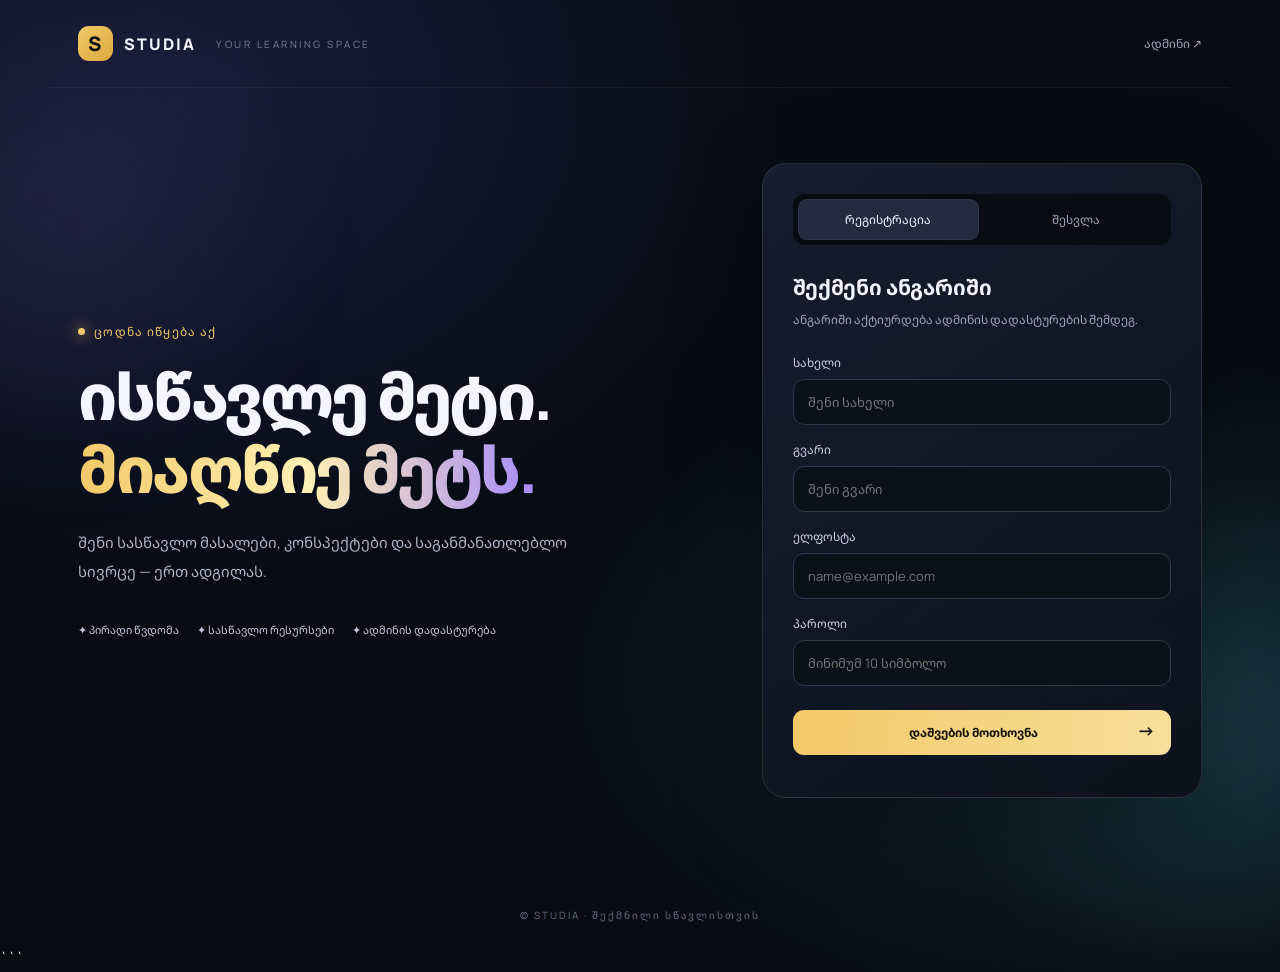
<file: index.html>
<!doctype html>
<html lang="ka">
<head>
<meta charset="utf-8">
<meta name="viewport" content="width=device-width,initial-scale=1">
<title>STUDIA — სასწავლო სივრცე</title>

<link rel="stylesheet" href="style.css">
<link rel="stylesheet" href="studia-after-login.css">

<style>
.library-head{display:flex;align-items:flex-end;justify-content:space-between;gap:14px;margin:30px 0 14px}.library-head h3{font-size:21px;margin:0 0 5px}.library-head .muted{margin:0}.library-kicker{font-size:9px;letter-spacing:2px;color:var(--gold);font-weight:800;margin:0 0 7px}.library-count{white-space:nowrap;color:#a78bfa;border:1px solid #a78bfa35;background:#a78bfa0c;border-radius:999px;padding:7px 11px;font-size:10px}.library-tools{display:grid;grid-template-columns:1fr 220px;gap:10px;margin-bottom:14px}.library-search{position:relative;margin:0}.library-search>span{position:absolute;left:14px;top:50%;transform:translateY(-50%);font-size:22px;color:#9ca6bc}.library-search input{padding-left:42px;margin:0;height:47px}.library-tools select{width:100%;border:1px solid #30374a;background:#0c101b;color:#e8ecf8;border-radius:11px;padding:0 13px;font:inherit;font-size:12px}.library-grid{grid-template-columns:repeat(2,minmax(0,1fr));margin-top:0}.library-grid .material{min-width:0;background:#ffffff04}.library-category{display:inline-block;color:#c4b5fd;background:#a78bfa12;border:1px solid #a78bfa2a;border-radius:999px;padding:5px 8px;font-size:9px;margin-bottom:8px}.library-empty{grid-column:1/-1;color:var(--muted);font-size:12px;text-align:center;padding:28px;border:1px dashed var(--line);border-radius:13px}.material-open{display:inline-block;color:var(--gold);font-size:12px;margin-top:5px}@media(max-width:600px){.library-tools{grid-template-columns:1fr}.library-grid{grid-template-columns:1fr}.library-head{align-items:flex-start;flex-direction:column}}
</style>
</head>
<body>

<div class="glow g1"></div>
<div class="glow g2"></div>

<header class="top">
  <a class="brand" href="index.html">
    <span class="brand-mark">S</span> STUDIA
  </a>
  <span class="tag">YOUR LEARNING SPACE</span>
  <a class="admin-link" href="admin.html">ადმინი ↗</a>
</header>

<main class="hero">

  <section class="intro">
    <div class="eyebrow">
      <span class="dot"></span> ცოდნა იწყება აქ
    </div>

    <h1>ისწავლე მეტი.<br><span>მიაღწიე მეტს.</span></h1>

    <p class="lead">
      შენი სასწავლო მასალები, კონსპექტები და საგანმანათლებლო სივრცე — ერთ ადგილას.
    </p>

    <div class="feature-row">
      <span>✦ პირადი წვდომა</span>
      <span>✦ სასწავლო რესურსები</span>
      <span>✦ ადმინის დადასტურება</span>
    </div>
  </section>

  <section class="panel">

    <div class="tabs">
      <button class="tab active" data-tab="register">რეგისტრაცია</button>
      <button class="tab" data-tab="login">შესვლა</button>
    </div>

    <form id="registerForm" class="auth-form">
      <h2>შექმენი ანგარიში</h2>
      <p class="muted">ანგარიში აქტიურდება ადმინის დადასტურების შემდეგ.</p>

      <label>სახელი
        <input name="firstName" autocomplete="given-name" required maxlength="80" placeholder="შენი სახელი">
      </label>

      <label>გვარი
        <input name="lastName" autocomplete="family-name" required maxlength="80" placeholder="შენი გვარი">
      </label>

      <label>ელფოსტა
        <input name="email" type="email" autocomplete="email" required maxlength="254" placeholder="name@example.com">
      </label>

      <label>პაროლი
        <input name="password" type="password" autocomplete="new-password" required minlength="10" maxlength="128" placeholder="მინიმუმ 10 სიმბოლო">
      </label>

      <button class="primary" type="submit">
        დაშვების მოთხოვნა <span>→</span>
      </button>

      <div class="notice" id="registerNotice" role="status"></div>
    </form>

    <form id="loginForm" class="auth-form hidden">
      <h2>კეთილი დაბრუნება</h2>
      <p class="muted">შედი დამტკიცებული ანგარიშით.</p>

      <label>ელფოსტა
        <input name="email" type="email" autocomplete="email" required>
      </label>

      <label>პაროლი
        <input name="password" type="password" autocomplete="current-password" required>
      </label>

      <button class="primary" type="submit">
        შესვლა <span>→</span>
      </button>

      <div class="notice" id="loginNotice" role="status"></div>
    </form>

    <section id="studentArea" class="hidden">
      <h2>სასწავლო სივრცე</h2>
      <p class="muted" id="welcome"></p>

      <button class="secondary" id="logoutBtn">გასვლა</button>

      <div class="library-head"><div><p class="library-kicker">STUDIA LIBRARY</p><h3>სასწავლო ბიბლიოთეკა</h3><p class="muted">მოძებნე მასალა სათაურით ან გაფილტრე კატეგორიის მიხედვით.</p></div><span class="library-count" id="libraryCount">0 მასალა</span></div>
      <div class="library-tools"><label class="library-search"><span>⌕</span><input id="studySearch" type="search" placeholder="მოძებნე კონსპექტი, თემა, ფაილი..."></label><select id="studyCategory" aria-label="კატეგორიის არჩევა"><option value="">ყველა კატეგორია</option></select></div>
      <div id="materials" class="materials library-grid"></div>
    </section>

  </section>
</main>

<footer>© STUDIA · შექმნილი სწავლისთვის</footer>

<script src="config.js"></script>
<script src="app.js"></script>
<script src="studia-after-login.js"></script>

</body>
</html>
```
</file>
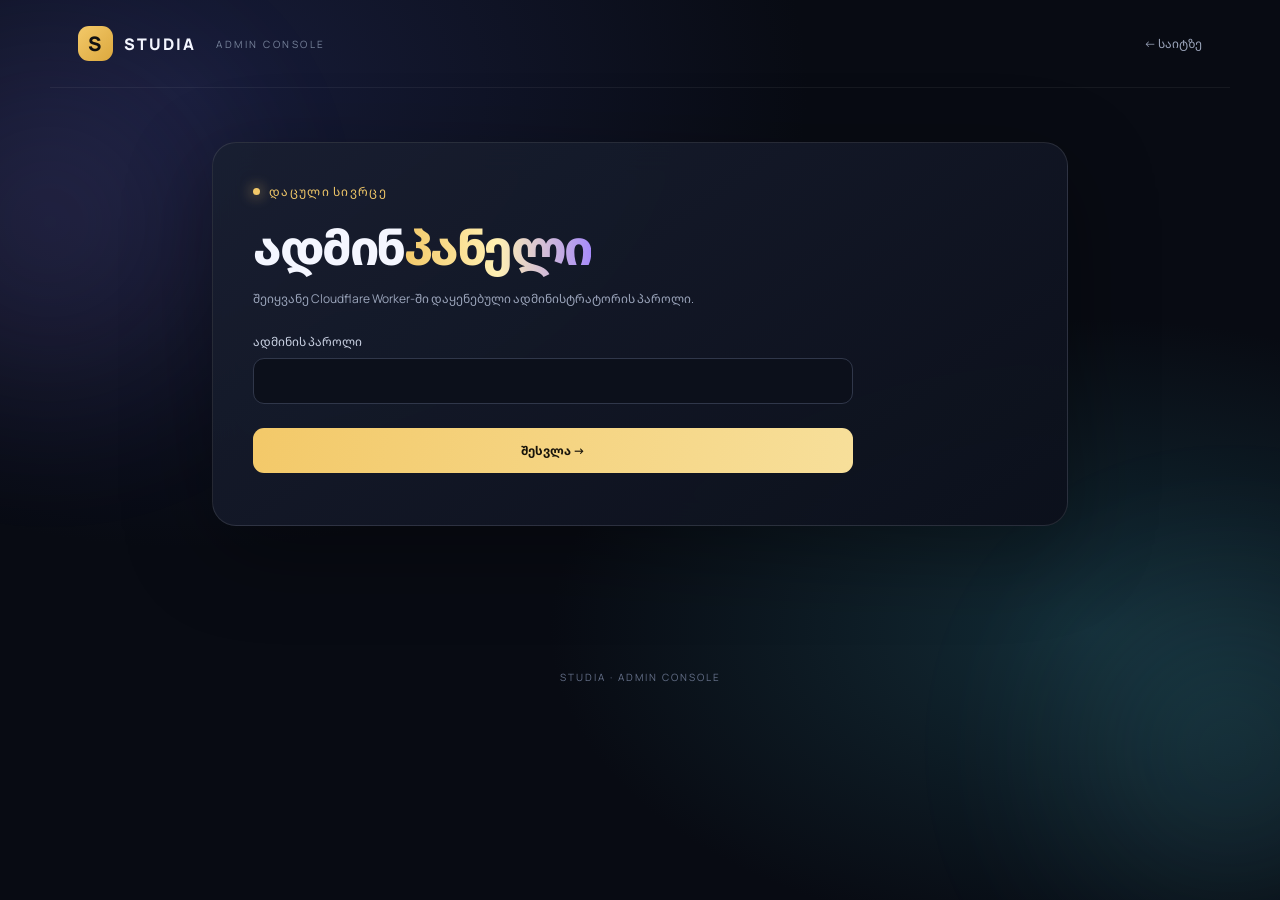
<file: admin.html>
<!doctype html>
<html lang="ka"><head><meta charset="utf-8"><meta name="viewport" content="width=device-width,initial-scale=1"><title>STUDIA — ადმინისტრირება</title><link rel="stylesheet" href="style.css"></head>
<body><div class="glow g1"></div><div class="glow g2"></div><header class="top"><a class="brand" href="index.html"><span class="brand-mark">S</span> STUDIA</a><span class="tag">ADMIN CONSOLE</span><a class="admin-link" href="index.html">← საიტზე</a></header>
<main class="admin-wrap"><section class="panel admin-panel">
<div id="adminLogin"><div class="eyebrow"><span class="dot"></span> დაცული სივრცე</div><h1 class="admin-title">ადმინ<span>პანელი</span></h1><p class="muted">შეიყვანე Cloudflare Worker-ში დაყენებული ადმინისტრატორის პაროლი.</p><form id="adminLoginForm"><label>ადმინის პაროლი<input type="password" name="password" required autocomplete="current-password"></label><button class="primary" type="submit">შესვლა →</button><div class="notice" id="adminLoginNotice" role="status"></div></form></div>
<div id="adminDashboard" class="hidden">
<div class="dash-head"><div><div class="eyebrow"><span class="dot"></span> მართვის პანელი</div><h1 class="admin-title">მოთხოვნები</h1></div><button class="secondary" id="adminLogout">გასვლა</button></div>
<div class="stats"><div><strong id="pendingCount">0</strong><span>მოლოდინში</span></div><div><strong id="approvedCount">0</strong><span>დამტკიცებული</span></div><div><strong id="rejectedCount">0</strong><span>უარყოფილი</span></div></div>
<div class="section-head"><h2>რეგისტრაციები</h2><button class="secondary small" id="refreshBtn">განახლება ↻</button></div><div id="requests" class="request-list"></div>
<div class="section-head"><h2>Google Drive-იდან მასალის დამატება</h2></div><p class="muted">დიდი ფაილი ჯერ ატვირთე Google Drive-ში, გაზიარების პარამეტრებში მიუთითე „ყველას, ვისაც ბმული აქვს — მნახველი“, შემდეგ ჩასვი ბმული აქ. მასალა სტუდენტის ბიბლიოთეკაში გამოჩნდება.</p>
<form id="materialForm" class="material-form"><label>მასალის სათაური<input name="title" required maxlength="160" placeholder="მაგ. საქართველოს ისტორია — კონსპექტი"></label><label>კატეგორია<select name="category"><option value="შუალედური">შუალედური</option><option value="ფინალური">ფინალური</option><option value="სემინარი">სემინარი</option><option value="კონსპექტი">კონსპექტი</option></select></label><label>Google Drive-ის ან სხვა საჯარო ბმული<input name="url" type="url" required maxlength="1000" placeholder="https://drive.google.com/file/d/..."></label><label>აღწერა<textarea name="description" maxlength="500" placeholder="მოკლე აღწერა (არასავალდებულო)"></textarea></label><button class="primary" type="submit">მასალის დამატება +</button><div class="notice" id="materialNotice" role="status"></div></form>
<div class="section-head"><h2>ფაილის პირდაპირ ატვირთვა</h2></div>
<p class="muted">ეს ველი განკუთვნილია მცირე ფაილებისთვის (მაქსიმუმ 20 MB). დიდი ფაილებისთვის გამოიყენე ზემოთ მოცემული Google Drive-ის ბმული. პირდაპირი ატვირთვა იმუშავებს მხოლოდ მაშინ, როცა Cloudflare Worker-ში შესაბამისი ატვირთვის მარშრუტი გამართულია.</p>
<form id="fileUploadForm" class="material-form"><label>ფაილის სათაური<input name="title" required maxlength="160" placeholder="მასალის სათაური"></label><label>მასალის ტიპი<select name="category" required><option value="შუალედური">შუალედური</option><option value="ფინალური">ფინალური</option><option value="სემინარი">სემინარი</option><option value="კონსპექტი">კონსპექტი</option></select></label><label>ფაილის არჩევა<input name="file" type="file" required accept=".pdf,.doc,.docx,.ppt,.pptx,.xls,.xlsx,.txt"></label><label>აღწერა<textarea name="description" maxlength="500" placeholder="მოკლე აღწერა"></textarea></label><button class="primary" type="submit">ფაილის ატვირთვა ↑</button><div class="notice" id="fileUploadNotice" role="status"></div></form>
<div class="section-head"><h2>ქვიზის შექმნა</h2></div>
<p class="muted">კითხვები JSON ფორმატით შეიყვანე. სწორი პასუხის ინდექსი იწყება 0-დან.</p>
<form id="quizCreateForm" class="material-form"><label>ქვიზის სათაური<input name="title" required maxlength="160"></label><label>აღწერა<input name="description" maxlength="500"></label><label>კითხვები<textarea name="questions" required rows="8" placeholder='[{"question":"კითხვა?","options":["პასუხი A","პასუხი B"],"correctIndex":0}]'></textarea></label><button class="primary" type="submit">ქვიზის გამოქვეყნება +</button><div class="notice" id="quizCreateNotice" role="status"></div></form>
<h2 class="section-head">დამატებული მასალები</h2><div id="adminMaterials" class="materials"></div>
</div></section></main><footer>STUDIA · ADMIN CONSOLE</footer><script src="config.js"></script><script src="admin.js"></script></body></html>
</file>
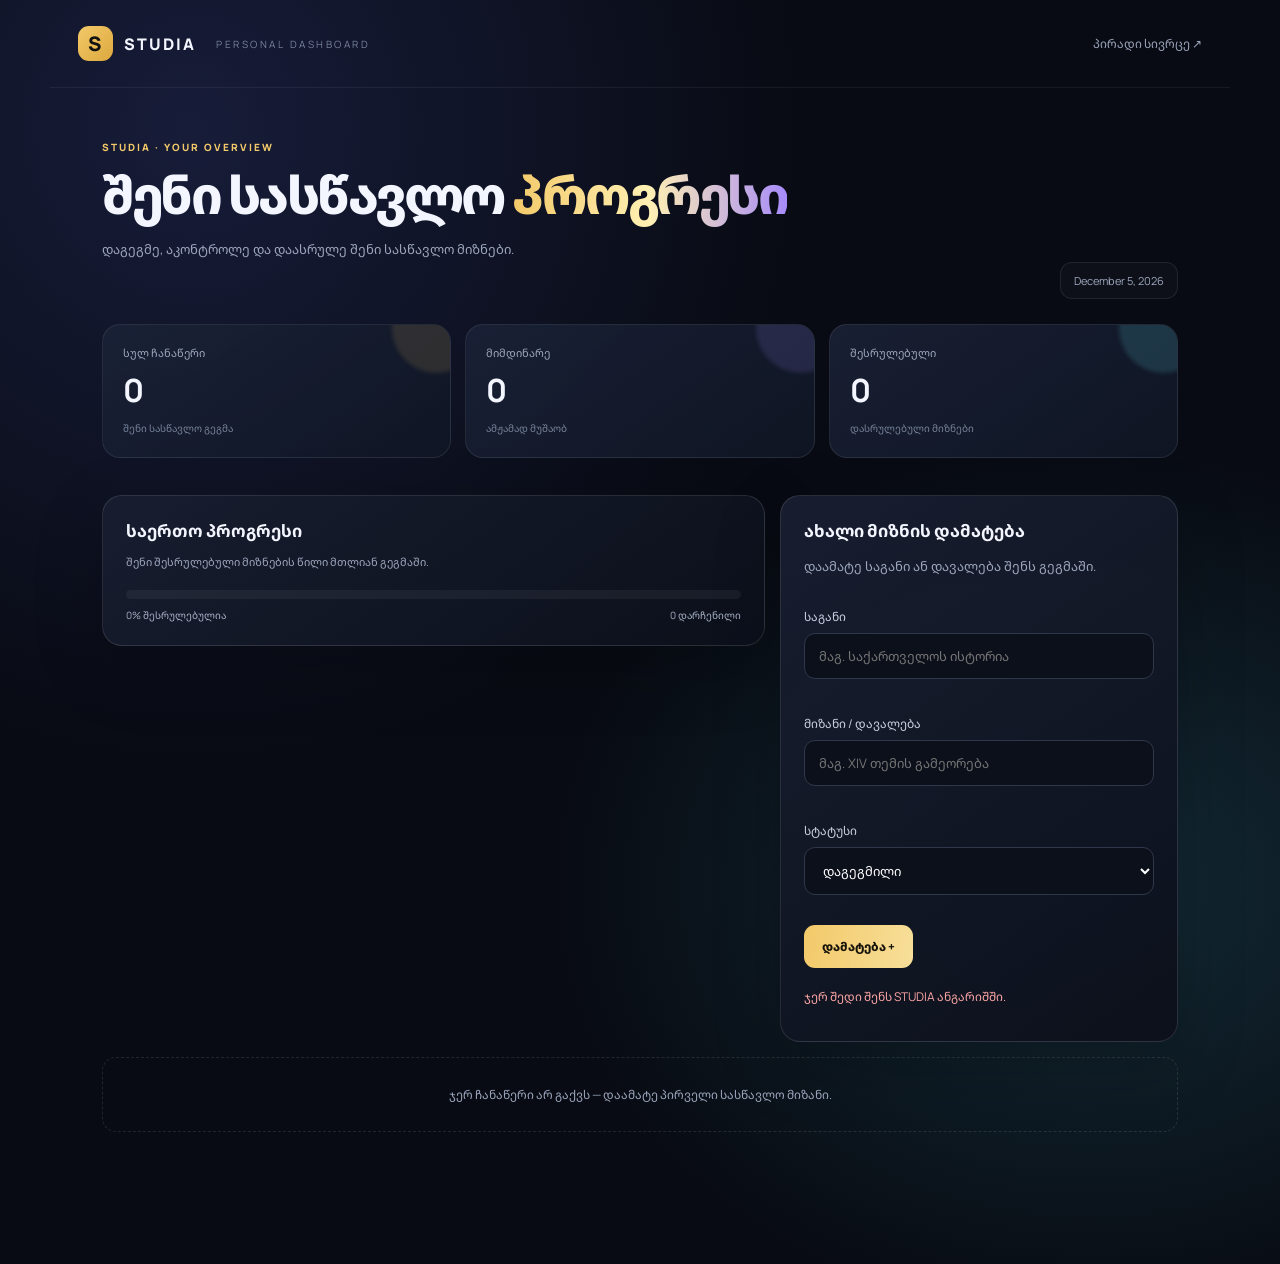
<file: dashboard.html>
<!doctype html>
<html lang="ka"><head><meta charset="utf-8"><meta name="viewport" content="width=device-width,initial-scale=1"><title>STUDIA — პირადი დეშბორდი</title><link rel="stylesheet" href="style.css"><link rel="stylesheet" href="studia-tools.css"><style>
.dash-shell{max-width:1120px}.dash-welcome{display:flex;align-items:flex-end;justify-content:space-between;gap:20px;margin-bottom:25px}.dash-welcome h1{font-size:clamp(34px,5vw,52px)}.dash-date{font-size:11px;color:#9ca6bc;border:1px solid #ffffff15;background:#ffffff06;padding:10px 13px;border-radius:12px}.dash-metrics{display:grid;grid-template-columns:repeat(3,minmax(0,1fr));gap:14px;margin:22px 0}.dash-metric{padding:20px;border:1px solid #ffffff15;border-radius:18px;background:linear-gradient(145deg,#1b2338d9,#101625e8);position:relative;overflow:hidden}.dash-metric:after{content:"";position:absolute;width:90px;height:90px;border-radius:50%;right:-32px;top:-42px;background:#f3c96920;filter:blur(2px)}.dash-metric:nth-child(2):after{background:#a78bfa25}.dash-metric:nth-child(3):after{background:#67e8f925}.dash-metric span{display:block;color:#9ca6bc;font-size:11px}.dash-metric strong{display:block;font-size:32px;margin:8px 0 3px;color:#f4f6ff}.dash-metric small{font-size:10px;color:#77839b}.dash-columns{display:grid;grid-template-columns:minmax(0,1.25fr) minmax(280px,.75fr);gap:15px;align-items:start}.dash-progress{padding:23px}.dash-progress h2,.dash-form-card h2,.dash-table-card h2{font-size:17px;margin:0 0 8px}.dash-progress p{color:#9ca6bc;font-size:11px;line-height:1.7}.progress-track{height:9px;background:#ffffff0d;border-radius:20px;overflow:hidden;margin:18px 0 9px}.progress-fill{height:100%;width:0;background:linear-gradient(90deg,#a78bfa,#67e8f9);border-radius:20px;transition:width .35s}.progress-caption{display:flex;justify-content:space-between;color:#aab3c7;font-size:10px}.dash-form-card{padding:23px}.dash-form-card .tool-form{grid-template-columns:1fr}.dash-form-card .tool-form label:last-of-type{grid-column:auto}.dash-table-card{margin-top:15px}.dash-table-head{display:flex;align-items:center;justify-content:space-between;gap:12px;margin-bottom:15px}.dash-table-head p{color:#9ca6bc;font-size:11px;margin:5px 0 0}.dash-empty{padding:28px;text-align:center;color:#9ca6bc;border:1px dashed #ffffff1c;border-radius:14px;font-size:12px}.dash-back{color:#c4b5fd;font-size:11px}@media(max-width:760px){.dash-columns{grid-template-columns:1fr}.dash-welcome{align-items:flex-start;flex-direction:column}.dash-metrics{gap:8px}.dash-metric{padding:14px}.dash-metric strong{font-size:26px}}@media(max-width:420px){.dash-metrics{grid-template-columns:1fr}.dash-metric strong{font-size:24px}}
</style></head><body><header class="top"><a class="brand" href="index.html"><span class="brand-mark">S</span> STUDIA</a><span class="tag">PERSONAL DASHBOARD</span><a class="admin-link" href="student.html">პირადი სივრცე ↗</a></header>
<main class="tool-shell dash-shell">
<section class="dash-welcome"><div class="tool-heading"><p class="tool-kicker">STUDIA · YOUR OVERVIEW</p><h1>შენი სასწავლო <span>პროგრესი</span></h1><p>დაგეგმე, აკონტროლე და დაასრულე შენი სასწავლო მიზნები.</p></div><div class="dash-date" id="dashDate">MY STUDY SPACE</div></section>
<section class="dash-metrics"><article class="dash-metric"><span>სულ ჩანაწერი</span><strong id="totalCount">0</strong><small>შენი სასწავლო გეგმა</small></article><article class="dash-metric"><span>მიმდინარე</span><strong id="progressCount">0</strong><small>ამჟამად მუშაობ</small></article><article class="dash-metric"><span>შესრულებული</span><strong id="doneCount">0</strong><small>დასრულებული მიზნები</small></article></section>
<section class="dash-columns"><article class="tool-card dash-progress"><h2>საერთო პროგრესი</h2><p>შენი შესრულებული მიზნების წილი მთლიან გეგმაში.</p><div class="progress-track"><div class="progress-fill" id="progressFill"></div></div><div class="progress-caption"><span id="progressLabel">0% შესრულებულია</span><span id="remainingLabel">0 დარჩენილი</span></div></article>
<article class="tool-card dash-form-card"><h2>ახალი მიზნის დამატება</h2><p class="tool-muted">დაამატე საგანი ან დავალება შენს გეგმაში.</p><form id="dashboardForm" class="tool-form"><label>საგანი<input name="subject" required maxlength="100" placeholder="მაგ. საქართველოს ისტორია"></label><label>მიზანი / დავალება<input name="goal" required maxlength="180" placeholder="მაგ. XIV თემის გამეორება"></label><label>სტატუსი<select name="status"><option value="planned">დაგეგმილი</option><option value="progress">მიმდინარე</option><option value="done">შესრულებული</option></select></label><button class="tool-button" type="submit">დამატება +</button></form><div id="dashboardNotice" class="tool-notice" role="status"></div></article></section>
<section id="dashboardTableWrap" class="tool-card dash-table-card hidden"><div class="dash-table-head"><div><h2>ჩემი სასწავლო გეგმა</h2><p>შენი ყველა ჩანაწერი ერთ სივრცეში.</p></div><a class="dash-back" href="index.html">← ბიბლიოთეკა</a></div><div class="table-scroll"><table class="study-table"><thead><tr><th>საგანი</th><th>მიზანი</th><th>სტატუსი</th><th></th></tr></thead><tbody id="dashboardRows"></tbody></table></div></section><div id="dashboardEmpty" class="dash-empty">ჯერ ჩანაწერი არ გაქვს — დაამატე პირველი სასწავლო მიზანი.</div>
</main><script src="config.js"></script><script src="studia-tools.js"></script><script src="dashboard.js"></script><script>document.getElementById("dashDate").textContent=new Intl.DateTimeFormat("ka-GE",{dateStyle:"long"}).format(new Date())</script></body></html>
</file>
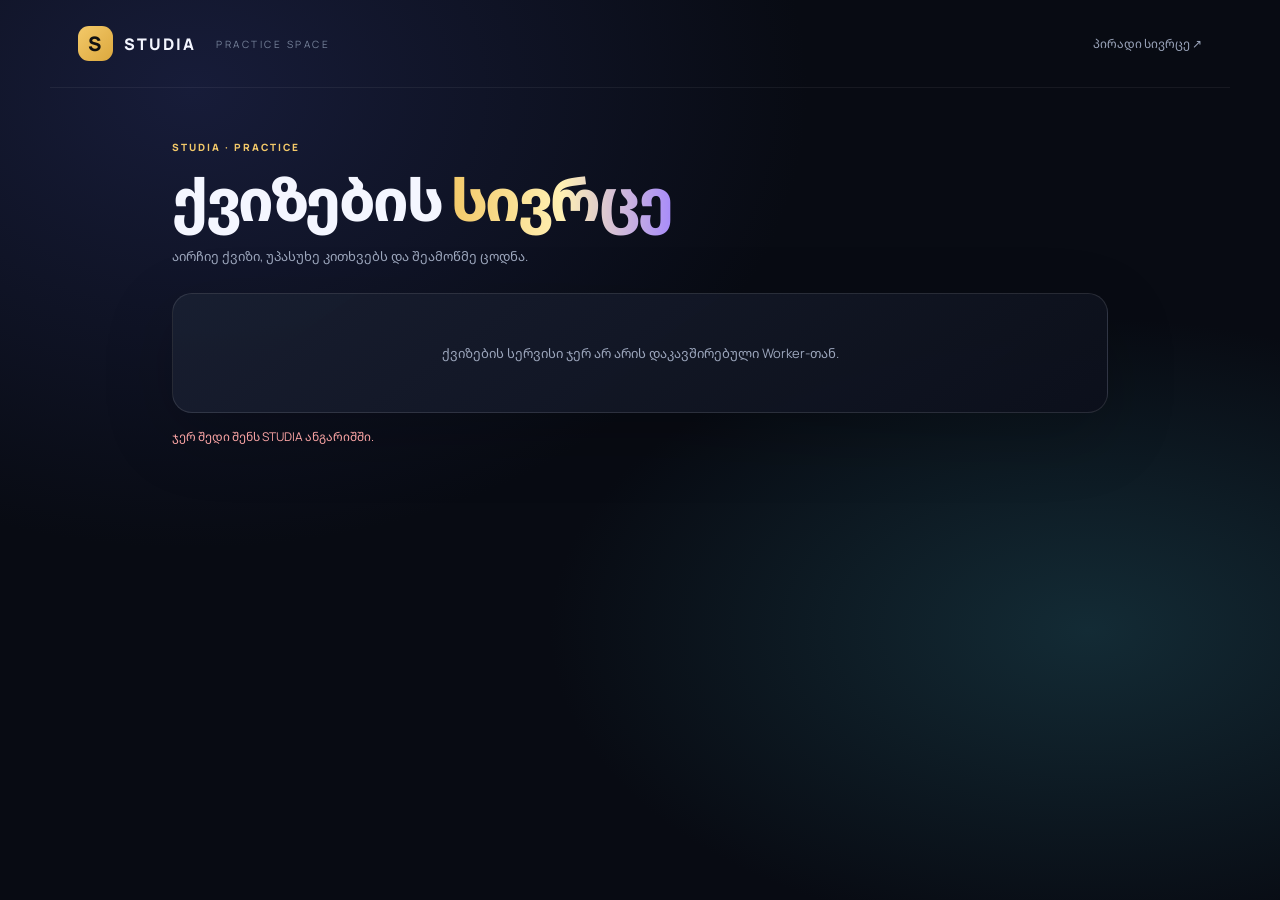
<file: quiz.html>
<!doctype html><html lang="ka"><head><meta charset="utf-8"><meta name="viewport" content="width=device-width,initial-scale=1"><title>STUDIA — ქვიზები</title><link rel="stylesheet" href="style.css"><link rel="stylesheet" href="studia-tools.css"></head><body><header class="top"><a class="brand" href="index.html"><span class="brand-mark">S</span> STUDIA</a><span class="tag">PRACTICE SPACE</span><a class="admin-link" href="student.html">პირადი სივრცე ↗</a></header><main class="tool-shell"><section class="tool-heading"><p class="tool-kicker">STUDIA · PRACTICE</p><h1>ქვიზების <span>სივრცე</span></h1><p>აირჩიე ქვიზი, უპასუხე კითხვებს და შეამოწმე ცოდნა.</p></section><section id="quizList" class="tool-card"><div class="loading">ქვიზები იტვირთება…</div></section><section id="quizStage" class="tool-card hidden"></section><div id="quizNotice" class="tool-notice" role="status"></div></main><script src="config.js"></script><script src="studia-tools.js"></script><script src="quiz.js"></script></body></html>
</file>
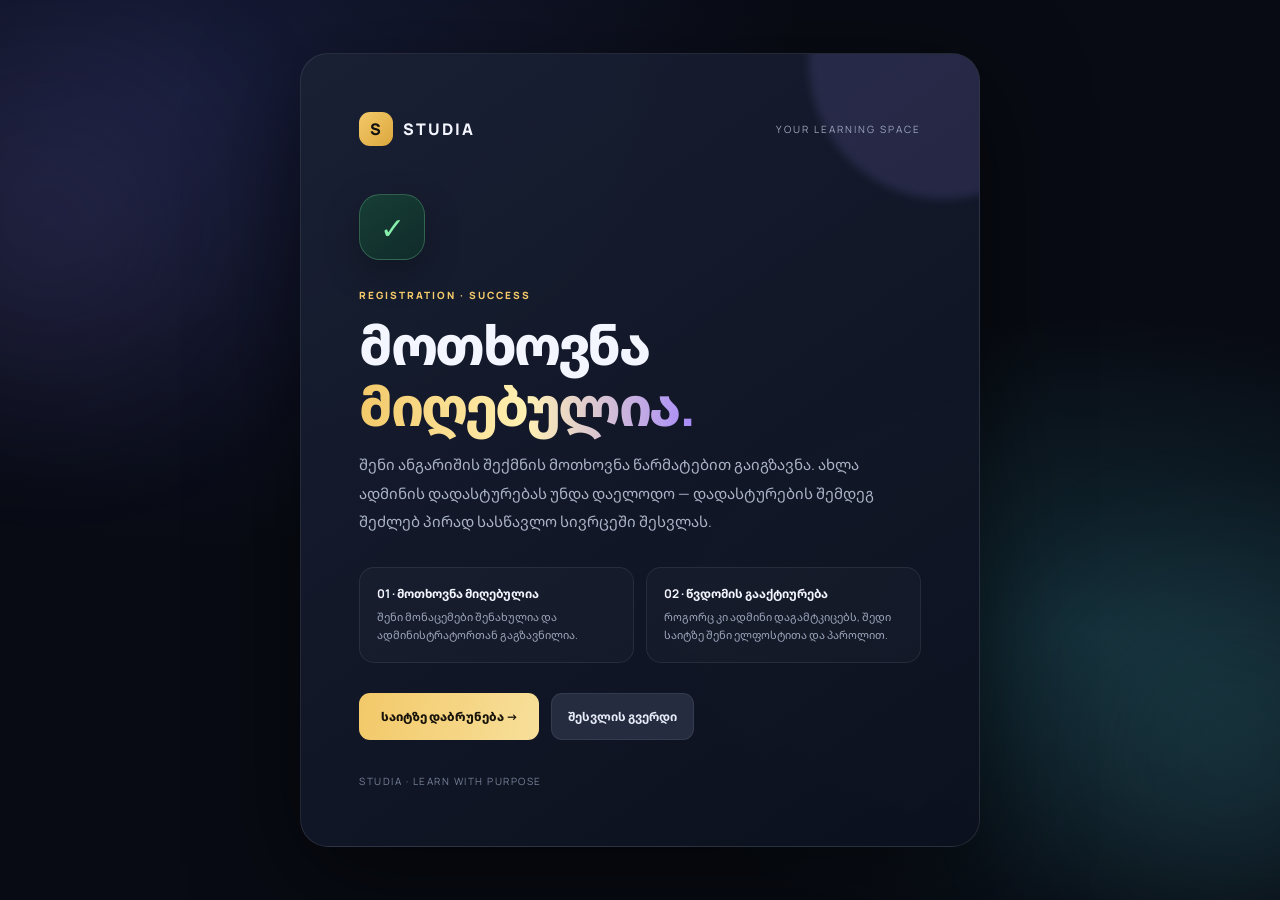
<file: registration-success.html>
<!doctype html>
<html lang="ka"><head><meta charset="utf-8"><meta name="viewport" content="width=device-width,initial-scale=1"><title>STUDIA — მოთხოვნა მიღებულია</title><link rel="stylesheet" href="style.css"><link rel="stylesheet" href="studia-tools.css"><style>
.registration-page{min-height:100vh;display:grid;place-items:center;padding:32px 16px;position:relative;z-index:1}.registration-card{width:min(100%,680px);padding:clamp(28px,6vw,58px);border:1px solid #ffffff18;border-radius:28px;background:linear-gradient(145deg,#1a2135ed,#0c111ef5);box-shadow:0 30px 100px #0008;text-align:left;overflow:hidden;position:relative}.registration-card:after{content:"";position:absolute;width:270px;height:270px;right:-100px;top:-125px;border-radius:50%;background:#a78bfa22;filter:blur(4px)}.registration-card>*{position:relative;z-index:1}.registration-top{display:flex;justify-content:space-between;align-items:center;margin-bottom:48px}.registration-brand{font-weight:800;letter-spacing:2px;display:flex;align-items:center;gap:10px}.registration-brand span{display:grid;place-items:center;width:34px;height:34px;border-radius:11px;background:linear-gradient(135deg,#f3c969,#dca83e);color:#111}.registration-label{color:#9ca6bc;font-size:10px;letter-spacing:2px}.registration-check{width:66px;height:66px;display:grid;place-items:center;border-radius:21px;background:linear-gradient(145deg,#173e35,#102b2b);border:1px solid #86efac40;color:#86efac;font-size:30px;margin-bottom:28px;box-shadow:0 12px 35px #0004}.registration-card h1{font-size:clamp(34px,6vw,54px);max-width:560px;margin-bottom:15px}.registration-card .lead{max-width:540px;margin-bottom:30px}.registration-steps{display:grid;grid-template-columns:repeat(2,1fr);gap:12px;margin:30px 0}.registration-step{padding:17px;border-radius:15px;border:1px solid #ffffff13;background:#ffffff06}.registration-step b{display:block;font-size:12px;margin-bottom:6px;color:#f4f6ff}.registration-step p{margin:0;color:#9ca6bc;font-size:11px;line-height:1.7}.registration-actions{display:flex;gap:12px;flex-wrap:wrap}.registration-actions .tool-button{min-width:180px}.registration-actions .secondary{width:auto}.registration-foot{color:#77839b;font-size:10px;letter-spacing:1.5px;margin-top:34px}@media(max-width:520px){.registration-top{margin-bottom:35px}.registration-steps{grid-template-columns:1fr}.registration-actions>*{width:100%!important}}
</style></head><body><div class="glow g1"></div><div class="glow g2"></div>
<main class="registration-page"><section class="registration-card">
<div class="registration-top"><a class="registration-brand" href="index.html"><span>S</span> STUDIA</a><span class="registration-label">YOUR LEARNING SPACE</span></div>
<div class="registration-check">✓</div><p class="tool-kicker">REGISTRATION · SUCCESS</p><h1>მოთხოვნა <span>მიღებულია.</span></h1>
<p class="lead">შენი ანგარიშის შექმნის მოთხოვნა წარმატებით გაიგზავნა. ახლა ადმინის დადასტურებას უნდა დაელოდო — დადასტურების შემდეგ შეძლებ პირად სასწავლო სივრცეში შესვლას.</p>
<div class="registration-steps"><div class="registration-step"><b>01 · მოთხოვნა მიღებულია</b><p>შენი მონაცემები შენახულია და ადმინისტრატორთან გაგზავნილია.</p></div><div class="registration-step"><b>02 · წვდომის გააქტიურება</b><p>როგორც კი ადმინი დაგამტკიცებს, შედი საიტზე შენი ელფოსტითა და პაროლით.</p></div></div>
<div class="registration-actions"><a class="tool-button" href="index.html">საიტზე დაბრუნება →</a><a class="secondary" href="index.html#login">შესვლის გვერდი</a></div>
<div class="registration-foot">STUDIA · LEARN WITH PURPOSE</div></section></main></body></html>
</file>
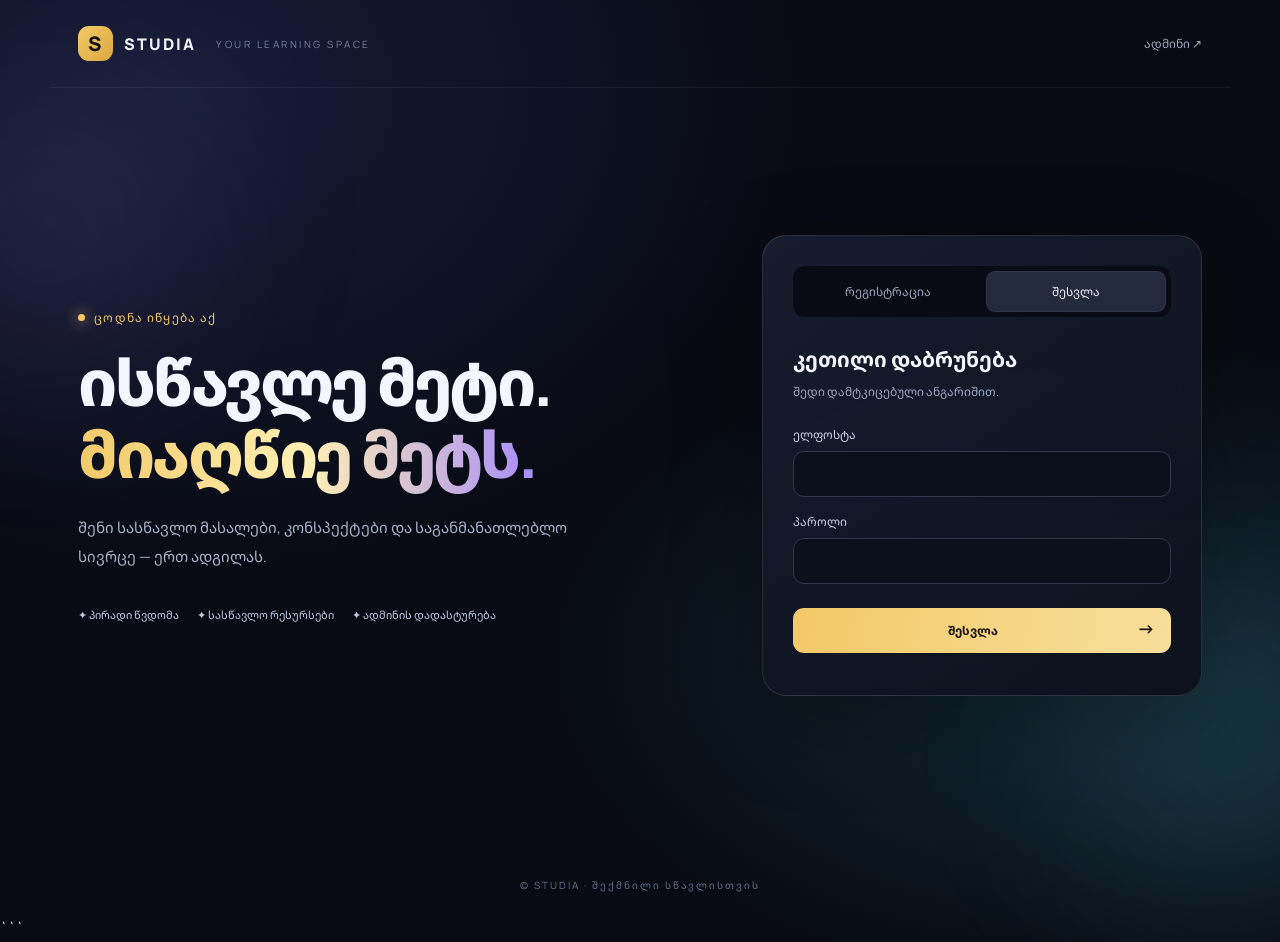
<file: student.html>
<!doctype html><html lang="ka"><head><meta charset="utf-8"><meta name="viewport" content="width=device-width,initial-scale=1"><meta name="theme-color" content="#061522"><title>STUDIA — პირადი სივრცე</title><link rel="stylesheet" href="student-space.css"></head><body><div class="ambient a"></div><div class="ambient b"></div><div class="app-shell">
<aside class="sidebar" id="sidebar"><a class="side-brand" href="student.html"><span class="brand-symbol">S</span><span><b>STUDIA</b><small>YOUR LEARNING SPACE</small></span></a><div class="side-label">სასწავლო სივრცე</div><nav class="side-nav"><button class="nav-item active" data-view="overview"><span class="nav-icon">⌂</span>მთავარი დეშბორდი</button><button class="nav-item" data-view="library"><span class="nav-icon">▤</span>სასწავლო ბიბლიოთეკა <span class="nav-count" id="sideMaterialCount">0</span></button><a class="nav-item" href="quiz.html"><span class="nav-icon">✧</span>ქვიზები ↗</a><button class="nav-item" data-view="plan"><span class="nav-icon">◷</span>სასწავლო გეგმა</button></nav><div class="side-bottom"><div class="side-tip"><b>✦ დღის რჩევა</b><p>ყოველდღე მცირე ნაბიჯი დიდ შედეგს ქმნის. დაიწყე ერთი თემით.</p></div><button class="nav-item" id="logoutBtn"><span class="nav-icon">⇥</span>გასვლა</button></div></aside>
<main class="main-area"><header class="topbar"><button class="mobile-menu" id="mobileMenu">☰</button><div class="crumb">STUDIA <i>/</i> <b id="crumbTitle">მთავარი</b></div><div class="top-actions"><label class="top-search"><span>⌕</span><input id="globalSearch" placeholder="მოძებნე სასწავლო მასალა..." type="search"><kbd>⌘ K</kbd></label><div class="user-chip"><div class="avatar" id="avatar">S</div><div><b id="userName">სტუდენტი</b><small>მოსწავლის სივრცე</small></div></div></div></header>
<section class="view active" id="overviewView"><div class="welcome-row"><div><div class="eyebrow"><i></i> შენი სასწავლო გარემო</div><h1>კეთილი იყოს შენი დაბრუნება, <span id="welcomeName">სტუდენტო</span></h1><p class="subheading">აკონტროლე პროგრესი, იპოვე სასწავლო მასალა და დაგეგმე შემდეგი ნაბიჯი.</p></div><div class="date-pill" id="todayDate">STUDIA</div></div>
<div class="metric-grid"><article class="metric-card"><div class="metric-top">სასწავლო მასალები <b>▤</b></div><strong id="metricMaterials">—</strong><small>ხელმისაწვდომი რესურსი</small><div class="metric-line"><i style="width:75%"></i></div></article><article class="metric-card"><div class="metric-top">ჩემი მიზნები <b class="purple">◎</b></div><strong id="metricGoals">—</strong><small>ჩანაწერი სასწავლო გეგმაში</small><div class="metric-line purple-line"><i id="goalLine"></i></div></article><article class="metric-card"><div class="metric-top">შესრულებული <b class="green">✓</b></div><strong id="metricDone">—</strong><small id="doneCaption">დასრულებული მიზნები</small><div class="metric-line green-line"><i id="doneLine"></i></div></article><article class="metric-card"><div class="metric-top">ქვიზები <b class="blue">✧</b></div><strong id="metricQuizzes">—</strong><small>სავარჯიშო ტესტი</small><div class="metric-line blue-line"><i style="width:55%"></i></div></article></div>
<div class="content-grid"><section class="panel-card"><div class="section-title"><div><small>YOUR OVERVIEW</small><h2>სასწავლო პროგრესი</h2></div><button class="text-link" data-open="plan">გეგმის ნახვა ↗</button></div><div class="progress-content"><div class="progress-ring" id="progressRing"><div><strong id="progressPercent">0%</strong><small>შესრულებულია</small></div></div><div class="progress-details"><h3>შენი მიზნები ნაბიჯ-ნაბიჯ</h3><p>დაამატე სასწავლო ამოცანები და მონიშნე შესრულებული, რომ პროგრესი თვალსაჩინო გახდეს.</p><div class="legend"><span>● შესრულებული <b id="legendDone">0</b></span><span>● მიმდინარე <b id="legendDoing">0</b></span><span>● დაგეგმილი <b id="legendPlanned">0</b></span></div></div></div></section>
<section class="panel-card quick-search-card"><small>STUDIA LIBRARY</small><h2>იპოვე საჭირო მასალა</h2><p>მოძებნე კონსპექტები, ფაილები და სასწავლო თემები ერთ სივრცეში.</p><label class="large-search"><span>⌕</span><input id="overviewSearch" type="search" placeholder="მაგ. საქართველოს ისტორია..."><button id="searchGo">→</button></label><div class="quick-tags"><button data-category="შუალედური">შუალედური</button><button data-category="ფინალური">ფინალური</button><button data-category="სემინარი">სემინარი</button><button data-category="კონსპექტი">კონსპექტი</button></div></section></div>
<div class="lower-grid"><section class="panel-card"><div class="section-title"><div><small>RECENTLY ADDED</small><h2>ბოლოს დამატებული მასალები</h2></div><button class="text-link" data-open="library">ყველას ნახვა ↗</button></div><div class="recent-list" id="recentMaterials"><div class="loading-state">იტვირთება...</div></div></section><section class="panel-card"><small>DAILY FOCUS</small><h2>დღის სასწავლო მიზანი</h2><p>აირჩიე ერთი ამოცანა და დაიწყე დღესვე.</p><form id="quickGoalForm" class="quick-goal-form"><input name="subject" placeholder="საგანი" required maxlength="100"><input name="goal" placeholder="რას აპირებ დღეს?" required maxlength="180"><button type="submit">მიზნის დამატება +</button></form><div id="quickGoalNotice" class="inline-notice"></div></section></div></section>
<section class="view" id="libraryView"><div class="page-heading"><div><div class="eyebrow"><i></i> STUDIA RESOURCE CENTER</div><h1>სასწავლო <span>ბიბლიოთეკა</span></h1><p class="subheading">ყველა სასწავლო მასალა დალაგებული და მარტივად მოსაძებნია.</p></div><div class="resource-total"><b id="libraryTotal">0</b> რესურსი</div></div><div class="library-toolbar"><label class="library-search"><span>⌕</span><input id="librarySearch" type="search" placeholder="მოძებნე სათაურით, თემით ან საკვანძო სიტყვით..."><kbd>⌘ K</kbd></label><select id="libraryCategory"><option value="">ყველა კატეგორია</option><option value="შუალედური">შუალედური</option><option value="ფინალური">ფინალური</option><option value="სემინარი">სემინარი</option><option value="კონსპექტი">კონსპექტი</option></select><select id="librarySort"><option value="new">უახლესი</option><option value="az">სახელი A–Z</option></select></div><div class="category-row" id="categoryPills"><button class="category-pill active" data-category="">ყველა</button><button class="category-pill" data-category="შუალედური">შუალედური</button><button class="category-pill" data-category="ფინალური">ფინალური</button><button class="category-pill" data-category="სემინარი">სემინარი</button><button class="category-pill" data-category="კონსპექტი">კონსპექტი</button></div><div class="library-summary"><span id="resultSummary">ყველა სასწავლო რესურსი</span><button id="clearFilters">ფილტრების გასუფთავება ×</button></div><div class="resource-grid" id="resourceGrid"><div class="loading-state">ბიბლიოთეკა იტვირთება...</div></div></section>
<section class="view" id="planView"><div class="page-heading"><div><div class="eyebrow"><i></i> PERSONAL PLANNER</div><h1>ჩემი სასწავლო <span>გეგმა</span></h1><p class="subheading">დაგეგმე საგნები, აკონტროლე დავალებები და მონიშნე შესრულებული მიზნები.</p></div></div><div class="plan-layout"><section class="panel-card plan-form-card"><small>NEW TASK</small><h2>ახალი მიზნის დამატება</h2><form id="goalForm"><label>საგანი<input name="subject" required maxlength="100" placeholder="მაგ. საქართველოს ისტორია"></label><label>მიზანი<input name="goal" required maxlength="180" placeholder="მაგ. XIV თემის გამეორება"></label><label>სტატუსი<select name="status"><option value="planned">დაგეგმილი</option><option value="progress">მიმდინარე</option><option value="done">შესრულებული</option></select></label><button class="solid-button" type="submit">შენახვა +</button><div id="goalNotice" class="inline-notice"></div></form></section><section class="panel-card"><div class="section-title"><div><small>MY STUDY PLAN</small><h2>ჩემი ჩანაწერები</h2></div><span id="planCount" class="resource-total">0 ჩანაწერი</span></div><div id="goalList" class="goal-list"><div class="loading-state">იტვირთება...</div></div></section></div></section><footer class="app-footer">STUDIA · ისწავლე მეტი. მიაღწიე მეტს.</footer></main></div><script src="config.js"></script><script src="student-space.js"></script></body></html>
</file>
<file: style.css>
@import url('https://fonts.googleapis.com/css2?family=Manrope:wght@400;500;600;700;800&family=Noto+Sans+Georgian:wght@400;500;600;700;800&display=swap');
:root{--bg:#080b13;--panel:rgba(17,22,36,.88);--line:rgba(255,255,255,.1);--text:#f4f6ff;--muted:#9ca6bc;--gold:#f3c969;--violet:#a78bfa;--cyan:#67e8f9}
*{box-sizing:border-box}body{margin:0;min-height:100vh;background:radial-gradient(ellipse at 15% 10%,#171c39 0,transparent 40%),radial-gradient(ellipse at 85% 70%,#132b35 0,transparent 35%),var(--bg);color:var(--text);font-family:Manrope,'Noto Sans Georgian',sans-serif;overflow-x:hidden}a{color:inherit;text-decoration:none}.glow{position:fixed;width:300px;height:300px;border-radius:50%;filter:blur(100px);opacity:.13;pointer-events:none;animation:float 12s ease-in-out infinite alternate}.g1{background:var(--violet);top:8%;left:-100px}.g2{background:var(--cyan);right:-100px;bottom:0;animation-delay:-4s}@keyframes float{to{transform:translate(70px,-40px) scale(1.2)}}.top{position:relative;z-index:1;max-width:1180px;margin:auto;padding:26px 28px;display:flex;align-items:center;gap:20px;border-bottom:1px solid rgba(255,255,255,.06)}.brand{font-weight:800;letter-spacing:2px;display:flex;align-items:center;gap:11px}.brand-mark{display:grid;place-items:center;width:35px;height:35px;border-radius:11px;background:linear-gradient(135deg,var(--gold),#dca83e);color:#111;font-size:20px}.tag{font-size:10px;letter-spacing:2.5px;color:#77839b}.admin-link{margin-left:auto;font-size:12px;color:var(--muted)}.hero{position:relative;z-index:1;max-width:1180px;margin:0 auto;padding:75px 28px 90px;display:grid;grid-template-columns:1fr 440px;gap:65px;align-items:center;min-height:calc(100vh - 130px)}.eyebrow{display:flex;align-items:center;gap:9px;color:var(--gold);font-size:12px;letter-spacing:1.3px;margin-bottom:20px}.dot{width:7px;height:7px;border-radius:50%;background:var(--gold);box-shadow:0 0 14px var(--gold)}h1{font-size:clamp(42px,5vw,66px);line-height:1.13;letter-spacing:-2.5px;margin:0 0 24px;font-weight:800}h1 span,.admin-title span{background:linear-gradient(90deg,var(--gold),#fff0b3 50%,var(--violet));-webkit-background-clip:text;background-clip:text;color:transparent}.lead{max-width:540px;color:#aab3c7;line-height:1.9;font-size:15px}.feature-row{display:flex;flex-wrap:wrap;gap:18px;margin-top:36px;color:#c3cbe0;font-size:11px}.panel{background:linear-gradient(145deg,rgba(25,31,49,.93),rgba(12,16,27,.94));border:1px solid var(--line);border-radius:24px;padding:30px;box-shadow:0 25px 90px #0005;backdrop-filter:blur(16px)}.tabs{display:flex;gap:7px;padding:5px;border-radius:12px;background:#080b13;margin-bottom:28px}.tab{flex:1;border:0;background:transparent;color:var(--muted);padding:12px;border-radius:9px;cursor:pointer;font:inherit;font-size:12px}.tab.active{background:#242a3e;color:var(--text);box-shadow:inset 0 0 0 1px #ffffff0d}.auth-form h2,.panel h2{font-size:21px;margin:0 0 8px}.muted{color:var(--muted);font-size:12px;line-height:1.8;margin:0 0 23px}label{display:block;color:#cbd3e4;font-size:12px;margin:16px 0}input,textarea,select{display:block;width:100%;margin-top:8px;border:1px solid #30374a;background:#0c101b;color:white;border-radius:11px;padding:13px 14px;outline:none;font:inherit;font-size:13px;transition:.2s}input:focus,textarea:focus,select:focus{border-color:#b6a0ff;box-shadow:0 0 0 3px #a78bfa20}textarea{min-height:90px;resize:vertical}.primary,.secondary{width:100%;border:0;border-radius:11px;padding:14px 16px;font:inherit;font-weight:700;font-size:12px;cursor:pointer;transition:transform .2s,filter .2s}.primary{background:linear-gradient(100deg,var(--gold),#f7df9a);color:#17130a;margin-top:8px}.primary span{float:right;font-size:18px;line-height:12px}.primary:hover,.secondary:hover{transform:translateY(-2px);filter:brightness(1.07)}.secondary{background:#252c40;color:#e8ecf8;border:1px solid #ffffff12}.small{width:auto;padding:9px 12px}.notice{font-size:12px;line-height:1.7;margin-top:12px;color:var(--cyan);overflow-wrap:anywhere}.notice.error{color:#fca5a5}.hidden{display:none!important}.materials{display:grid;gap:10px;margin-top:14px}.material{border:1px solid var(--line);border-radius:12px;padding:14px}.material strong{display:block;font-size:13px;margin-bottom:5px}.material p{font-size:11px;color:var(--muted);line-height:1.6}.material a{color:var(--gold);font-size:12px}.admin-wrap{position:relative;z-index:1;max-width:900px;margin:54px auto;padding:0 22px 70px}.admin-panel{padding:clamp(22px,4vw,40px)}.admin-title{font-size:clamp(32px,5vw,48px);margin:0 0 14px}.admin-panel form{max-width:600px}.dash-head,.section-head{display:flex;align-items:center;justify-content:space-between;gap:15px}.dash-head{margin-bottom:28px}.dash-head .secondary{width:auto}.stats{display:grid;grid-template-columns:repeat(3,1fr);gap:12px;margin:24px 0 34px}.stats div{background:#0d1220;border:1px solid var(--line);padding:17px;border-radius:14px}.stats strong{display:block;font-size:27px;color:var(--gold)}.stats span{display:block;font-size:11px;color:var(--muted);margin-top:4px}.section-head{margin:30px 0 12px}.section-head h2{margin:0}.request-list{display:grid;gap:12px}.request{border:1px solid var(--line);border-radius:14px;padding:16px;display:grid;grid-template-columns:1fr auto;gap:14px;align-items:center}.request strong{font-size:13px}.request p{margin:5px 0;color:var(--muted);font-size:12px;overflow-wrap:anywhere}.status{display:inline-block;margin-top:7px;font-size:10px;padding:5px 8px;border-radius:30px;background:#272d40;color:#cbd5e1}.status.pending{color:#fcd34d}.status.approved{color:#86efac}.status.rejected{color:#fca5a5}.actions{display:flex;gap:7px;flex-wrap:wrap}.actions button{border:1px solid var(--line);border-radius:8px;padding:8px 10px;background:#20283a;color:white;font:inherit;font-size:11px;cursor:pointer}.actions .approve{background:#174536;color:#a7f3d0}.actions .reject{background:#48232c;color:#fecaca}.material-form{border:1px solid var(--line);padding:16px;border-radius:14px}.material-form .primary{max-width:260px}.empty{color:var(--muted);font-size:12px;padding:18px;text-align:center;border:1px dashed var(--line);border-radius:12px}footer{position:relative;text-align:center;color:#657089;font-size:10px;letter-spacing:2px;padding:20px 15px 28px}@media(max-width:850px){.hero{grid-template-columns:1fr;gap:36px;padding-top:52px;max-width:620px}.intro h1{font-size:52px}.panel{padding:24px}.tag{display:none}.admin-wrap{margin-top:30px}}@media(max-width:520px){.top{padding:18px}.hero{padding:42px 16px 60px}.intro h1{font-size:43px;letter-spacing:-1.5px}.feature-row{gap:12px}.panel{padding:19px;border-radius:18px}.request{grid-template-columns:1fr}.stats{gap:7px}.stats div{padding:12px}.stats strong{font-size:22px}.stats span{font-size:10px}.admin-wrap{padding:0 12px 50px}.admin-panel{padding:18px}.section-head{align-items:flex-start}.material-form .primary{max-width:none}}
</file>
<file: studia-after-login.css>
/* STUDIA after-login enhancement only. Registration/login forms remain untouched. */
.studia-hub{margin:30px 0 26px}
.studia-hub__intro{display:flex;justify-content:space-between;align-items:flex-end;gap:18px;margin:0 0 16px}
.studia-hub__eyebrow{color:#f3c969;text-transform:uppercase;letter-spacing:2px;font-size:10px;font-weight:800;margin:0 0 8px}
.studia-hub__title{color:#f4f6ff;font-size:clamp(22px,3vw,30px);line-height:1.2;letter-spacing:-.7px;margin:0}
.studia-hub__sub{color:#9ca6bc;font-size:12px;line-height:1.8;margin:8px 0 0;max-width:550px}
.studia-hub__badge{white-space:nowrap;border:1px solid #f3c96938;color:#f3d78c;background:#f3c9690d;padding:8px 11px;border-radius:999px;font-size:10px}
.studia-hub__grid{display:grid;grid-template-columns:repeat(2,minmax(0,1fr));gap:15px}
.studia-feature{position:relative;overflow:hidden;min-height:220px;display:grid;grid-template-columns:1fr .92fr;align-items:center;gap:8px;padding:19px;border:1px solid #ffffff1b;border-radius:20px;background:linear-gradient(145deg,rgba(27,34,55,.96),rgba(13,18,31,.96));box-shadow:0 18px 45px #0002;transition:transform .22s,border-color .22s}
.studia-feature:before{content:"";position:absolute;width:170px;height:170px;border-radius:50%;right:-50px;top:-75px;opacity:.15;pointer-events:none}
.studia-feature--quiz:before{background:#f3c969}.studia-feature--dash:before{background:#a78bfa}
.studia-feature:hover{transform:translateY(-3px);border-color:#f3c96965}
.studia-feature__copy{position:relative;z-index:1;min-width:0}
.studia-feature__icon{display:grid;place-items:center;width:35px;height:35px;border-radius:11px;background:#ffffff0b;border:1px solid #ffffff12;font-size:17px;margin-bottom:15px}
.studia-feature__kicker{color:#f3c969;font-size:9px;font-weight:800;letter-spacing:1.4px;margin:0 0 7px}
.studia-feature--dash .studia-feature__kicker{color:#c4b5fd}
.studia-feature__heading{color:#f7f8ff;font-size:18px;line-height:1.35;margin:0 0 8px;letter-spacing:-.4px}
.studia-feature__desc{color:#9ca6bc;font-size:11px;line-height:1.75;margin:0 0 13px}
.studia-feature__status{display:inline-flex;align-items:center;gap:6px;border-radius:999px;padding:6px 9px;background:#ffffff08;border:1px solid #ffffff12;color:#cbd3e4;font-size:9px}
.studia-feature__status-dot{width:5px;height:5px;border-radius:50%;background:#f3c969}
.studia-feature--dash .studia-feature__status-dot{background:#a78bfa}
.studia-feature__art{width:100%;max-width:210px;justify-self:end;filter:drop-shadow(0 12px 20px #0003)}
.studia-feature__art img{display:block;width:100%;height:auto}
.studia-feature__footer{margin-top:15px;padding:13px 15px;display:flex;align-items:center;gap:10px;border:1px solid #ffffff14;border-radius:13px;background:#ffffff04;color:#aab3c7;font-size:11px;line-height:1.7}
.studia-feature__footer strong{color:#f4f6ff}.studia-feature__footer-mark{color:#f3c969;font-size:17px}
@media(max-width:720px){.studia-hub__grid{grid-template-columns:1fr}.studia-feature{min-height:200px}}
@media(max-width:430px){.studia-hub__intro{align-items:flex-start;flex-direction:column}.studia-feature{grid-template-columns:1fr .75fr;padding:15px;gap:5px}.studia-feature__heading{font-size:16px}.studia-feature__art{max-width:145px}}
</file>
<file: studia-tools.css>
:root{--tool-border:rgba(255,255,255,.11)}.tool-shell{position:relative;z-index:1;max-width:980px;margin:52px auto;padding:0 22px 80px}.tool-heading{margin:0 0 25px}.tool-kicker{color:var(--gold);font-size:10px;font-weight:800;letter-spacing:2px;margin:0 0 12px}.tool-heading h1,.success-card h1{font-size:clamp(35px,6vw,58px);margin:0 0 12px}.tool-heading h1 span,.success-card h1 span{background:linear-gradient(90deg,var(--gold),#fff0b3 50%,var(--violet));-webkit-background-clip:text;background-clip:text;color:transparent}.tool-heading>p:last-child,.tool-card>p,.success-card>p{color:var(--muted);font-size:13px;line-height:1.8}.tool-card{background:linear-gradient(145deg,rgba(25,31,49,.95),rgba(12,16,27,.96));border:1px solid var(--tool-border);border-radius:20px;padding:clamp(18px,3vw,28px);margin:15px 0;box-shadow:0 22px 70px #0003}.tool-card h2{font-size:19px;margin:0 0 8px}.tool-muted{color:var(--muted);font-size:12px;line-height:1.7}.tool-form{display:grid;grid-template-columns:repeat(2,minmax(0,1fr));gap:4px 15px}.tool-form label:last-of-type{grid-column:1/-1}.tool-button{display:inline-flex;align-items:center;justify-content:center;border:0;border-radius:11px;padding:13px 18px;background:linear-gradient(100deg,var(--gold),#f7df9a);color:#17130a;font:inherit;font-weight:800;font-size:12px;cursor:pointer;text-decoration:none}.tool-form .tool-button{align-self:end;justify-self:start;margin:10px 0}.tool-notice{min-height:20px;color:var(--cyan);font-size:12px;margin:10px 0}.tool-notice.error{color:#fca5a5}.loading,.empty-state{padding:22px;text-align:center;color:var(--muted);font-size:13px}.quiz-list{display:grid;gap:12px}.quiz-item{display:flex;align-items:center;justify-content:space-between;gap:16px;padding:16px;border:1px solid var(--tool-border);border-radius:14px;background:#ffffff05}.quiz-item h3{margin:0 0 5px;font-size:15px}.quiz-item p{margin:0;color:var(--muted);font-size:11px}.quiz-question{padding:18px 0;border-bottom:1px solid var(--tool-border)}.quiz-question h3{font-size:14px;margin:0 0 12px}.quiz-option{display:flex;align-items:center;gap:9px;padding:9px 11px;margin:6px 0;border:1px solid var(--tool-border);border-radius:10px;font-size:12px;color:#dce2f1;cursor:pointer}.quiz-option input{width:auto;margin:0}.quiz-result{font-size:22px;color:var(--gold);font-weight:800}.table-scroll{overflow:auto}.study-table{width:100%;border-collapse:collapse;min-width:500px}.study-table th,.study-table td{text-align:left;padding:13px 12px;border-bottom:1px solid var(--tool-border);font-size:12px}.study-table th{color:var(--gold);font-size:10px;letter-spacing:1px}.study-table td{color:#dce2f1}.status-pill{display:inline-block;padding:5px 9px;border-radius:30px;background:#ffffff0b;color:#cbd5e1;font-size:10px}.row-delete{border:1px solid var(--tool-border);border-radius:8px;background:#48232c;color:#fecaca;padding:7px 9px;cursor:pointer}.success-card{max-width:620px;margin:12vh auto;text-align:center;padding:45px 30px}.success-mark{display:grid;place-items:center;width:62px;height:62px;border-radius:50%;margin:0 auto 22px;background:#173d32;color:#86efac;font-size:30px}.success-card .tool-button{margin-top:15px}.hidden{display:none!important}@media(max-width:600px){.tool-shell{margin:30px auto;padding:0 14px 55px}.tool-form{grid-template-columns:1fr}.tool-form label:last-of-type{grid-column:auto}.quiz-item{align-items:flex-start;flex-direction:column}.tool-form .tool-button{width:100%}}
</file>
<file: student-space.css>
@import url('https://fonts.googleapis.com/css2?family=Manrope:wght@400;500;600;700;800&family=Noto+Sans+Georgian:wght@400;500;600;700;800&display=swap');
:root{--bg:#06111e;--panel:#0b1b2a;--line:#8de5e31c;--text:#eaf7fa;--muted:#8aa4b2;--teal:#39e0d0;--blue:#5f9dff;--purple:#a78bfa;--green:#54ddb0}*{box-sizing:border-box}body{margin:0;min-height:100vh;background:radial-gradient(ellipse at 70% 0%,#07333d55,transparent 42%),linear-gradient(135deg,#050e19,#071725 55%,#08131f);color:var(--text);font-family:Manrope,'Noto Sans Georgian',sans-serif;overflow-x:hidden}.ambient{position:fixed;width:360px;height:360px;border-radius:50%;filter:blur(120px);opacity:.12;pointer-events:none}.ambient.a{background:#00d7c6;top:-150px;left:18%}.ambient.b{background:#2279b7;right:-180px;bottom:-150px}.app-shell{position:relative;min-height:100vh}.sidebar{position:fixed;inset:0 auto 0 0;width:258px;background:#071522f5;border-right:1px solid var(--line);padding:27px 18px 20px;display:flex;flex-direction:column;z-index:10}.side-brand{display:flex;align-items:center;gap:12px;padding:0 8px 34px;color:var(--text);text-decoration:none}.brand-symbol{width:39px;height:39px;border-radius:12px;display:grid;place-items:center;background:linear-gradient(145deg,#55f1df,#08a9a8);color:#042027;font-weight:900;font-size:22px;box-shadow:0 0 25px #26d9ca40}.side-brand b{display:block;letter-spacing:2px;font-size:17px}.side-brand small{display:block;color:#72909e;font-size:8px;letter-spacing:1.6px;margin-top:3px}.side-label{padding:0 11px 12px;color:#66818f;font-size:9px;letter-spacing:2px}.side-nav{display:grid;gap:7px}.nav-item{width:100%;display:flex;align-items:center;gap:12px;padding:13px 12px;border:1px solid transparent;border-radius:12px;background:transparent;color:#9db3bf;font:inherit;font-size:11px;text-align:left;text-decoration:none;cursor:pointer;transition:.22s}.nav-item:hover{background:#0e2a38;color:#eaffff;border-color:#43dcca20}.nav-item.active{background:linear-gradient(100deg,#0b9c9b55,#0c44565c);border-color:#40dfd24d;color:#eaffff;box-shadow:inset 3px 0 #42e3d3}.nav-icon{width:22px;text-align:center;font-size:19px;color:#63dcd2}.nav-count{margin-left:auto;color:#61d8cf;font-size:10px}.side-bottom{margin-top:auto}.side-tip{padding:17px 15px;border:1px solid #38d7ca2b;border-radius:15px;background:linear-gradient(145deg,#0d2d3a,#0b1d2b);margin:0 2px 17px}.side-tip b{font-size:11px}.side-tip p{color:#8ca9b4;font-size:10px;line-height:1.7;margin:9px 0 0}.main-area{margin-left:258px;min-height:100vh;padding:0 38px 20px;max-width:calc(100vw - 258px)}.topbar{height:78px;border-bottom:1px solid #8bdde014;display:flex;align-items:center;justify-content:space-between;gap:18px;margin-bottom:34px}.crumb{font-size:11px;color:#668391;display:flex;gap:10px}.crumb i{font-style:normal;color:#385564}.crumb b{color:#cfe5e9}.top-actions{display:flex;align-items:center;gap:24px}.top-search,.library-search{display:flex;align-items:center;gap:10px;border:1px solid #9ce4e51a;background:#0a1c2a;border-radius:12px;padding:0 13px;height:42px;min-width:310px}.top-search>span,.library-search>span{font-size:23px;color:#62dace}.top-search input,.library-search input{background:transparent;border:0;box-shadow:none!important;margin:0;padding:0;color:#e7f8fa;font:inherit;font-size:11px;min-width:0;outline:0}.top-search kbd,.library-search kbd{color:#66818f;font:9px Manrope}.user-chip{display:flex;align-items:center;gap:10px}.avatar{width:37px;height:37px;border-radius:50%;display:grid;place-items:center;background:linear-gradient(145deg,#4be2d2,#087d91);color:#04202a;font-weight:900}.user-chip b{display:block;font-size:10px}.user-chip small{display:block;color:#6f8997;font-size:9px;margin-top:3px}.mobile-menu{display:none}.view{display:none;animation:fadeUp .3s}.view.active{display:block}@keyframes fadeUp{from{opacity:0;transform:translateY(8px)}to{opacity:1;transform:none}}.welcome-row,.page-heading{display:flex;align-items:flex-end;justify-content:space-between;gap:20px;margin-bottom:26px}.eyebrow{display:flex;align-items:center;gap:9px;color:#63dcd2;font-size:9px;letter-spacing:2px;margin-bottom:13px}.eyebrow i{width:7px;height:7px;border-radius:50%;background:#4ce4d4;box-shadow:0 0 12px #4ce4d4}h1{font-size:clamp(27px,3.1vw,42px);line-height:1.25;letter-spacing:-1.4px;margin:0 0 10px}h1 span{background:linear-gradient(90deg,#58eddb,#4c9cce);-webkit-background-clip:text;background-clip:text;color:transparent}.subheading{color:#87a2af;font-size:11px;line-height:1.8;margin:0;max-width:690px}.date-pill{padding:10px 13px;border:1px solid var(--line);border-radius:11px;color:#8eabb7;font-size:9px}.metric-grid{display:grid;grid-template-columns:repeat(4,minmax(0,1fr));gap:13px;margin-bottom:16px}.metric-card{padding:18px;border:1px solid #9de7e51a;border-radius:15px;background:linear-gradient(145deg,#0d2131,#091724);min-height:140px;transition:.2s}.metric-card:hover{transform:translateY(-3px);border-color:#4bdccc66}.metric-top{display:flex;justify-content:space-between;color:#8da8b4;font-size:10px}.metric-top b{color:#55e4d7;font-size:17px}.metric-top .purple{color:#bca5ff}.metric-top .green{color:#54ddb0}.metric-top .blue{color:#7fb2ff}.metric-card>strong{display:block;font-size:29px;margin:11px 0 1px}.metric-card>small{font-size:9px;color:#718b98}.metric-line{height:3px;background:#ffffff0b;border-radius:9px;margin-top:14px;overflow:hidden}.metric-line i{display:block;height:100%;width:0;border-radius:9px;background:linear-gradient(90deg,#13a9a5,#55ead9)}.purple-line i{background:linear-gradient(90deg,#8765e8,#c5aaff)}.green-line i{background:linear-gradient(90deg,#1eac87,#68e4b5)}.content-grid,.lower-grid{display:grid;grid-template-columns:1.1fr .9fr;gap:14px;margin-bottom:14px}.lower-grid{grid-template-columns:1.15fr .85fr}.panel-card{border:1px solid #9de7e51a;border-radius:16px;background:linear-gradient(145deg,#0c1d2b,#091724);padding:21px;min-width:0;box-shadow:0 15px 38px #0002}.section-title{display:flex;align-items:center;justify-content:space-between;gap:12px}.section-title small,.panel-card>small{display:block;color:#55cfc6;font-size:8px;letter-spacing:2px;font-weight:700;margin-bottom:7px}.section-title h2,.panel-card h2{font-size:15px;margin:0}.text-link{border:0;background:transparent;color:#63dcd2;font:inherit;font-size:9px;cursor:pointer}.progress-content{display:flex;align-items:center;gap:25px;margin-top:22px}.progress-ring{width:146px;height:146px;flex:0 0 146px;border-radius:50%;display:grid;place-items:center;background:conic-gradient(#38ddce 0deg,#1a3544 0deg);position:relative;box-shadow:0 0 28px #1ac7bd20}.progress-ring:before{content:'';position:absolute;inset:10px;border-radius:50%;background:#0b1b29;border:1px solid #ffffff0a}.progress-ring>div{position:relative;text-align:center}.progress-ring strong{display:block;font-size:27px}.progress-ring small{color:#71a2a9;font-size:8px}.progress-details h3{font-size:12px;margin:0 0 8px}.progress-details p,.quick-search-card p,.panel-card>p{color:#809ba8;font-size:10px;line-height:1.8;margin:0 0 13px}.legend{display:grid;gap:8px}.legend span{display:flex;gap:7px;color:#90aab5;font-size:9px}.legend b{margin-left:auto;color:#d5e9eb}.quick-search-card h2{font-size:17px;margin-bottom:8px}.large-search{height:47px;border:1px solid #39d5ca50;border-radius:12px;background:#071622;display:flex;align-items:center;padding:0 7px 0 13px;gap:9px;margin:17px 0 12px}.large-search>span{color:#5ce2d4;font-size:23px}.large-search input{border:0;background:transparent;box-shadow:none!important;margin:0;color:#efffff;font:inherit;font-size:10px;min-width:0}.large-search button{border:0;width:33px;height:33px;border-radius:9px;background:#19b9b2;color:#05232b;font-size:18px;cursor:pointer}.quick-tags,.category-row{display:flex;flex-wrap:wrap;gap:7px}.quick-tags button,.category-pill{border:1px solid #8de5e31b;border-radius:99px;background:#0b2633;color:#8eafb8;padding:7px 10px;font:inherit;font-size:8px;cursor:pointer}.quick-tags button:hover,.category-pill.active{border-color:#3edbd0;color:#72e8df;background:#0d3a43}.recent-list,.goal-list{margin-top:13px;display:grid;gap:8px}.recent-item{display:flex;align-items:center;gap:11px;padding:10px;border:1px solid #ffffff0a;border-radius:11px;background:#07162270}.file-icon{width:39px;height:41px;flex:0 0 39px;display:grid;place-items:center;border-radius:9px;background:#0d4851;color:#5de3d7;font-size:10px;font-weight:800}.recent-info{min-width:0;flex:1}.recent-info b{display:block;font-size:10px;white-space:nowrap;overflow:hidden;text-overflow:ellipsis}.recent-info small{display:block;color:#6f8996;font-size:8px;margin-top:4px}.recent-item button{border:0;background:transparent;color:#5bded3;font:inherit;font-size:9px;cursor:pointer}.quick-goal-form{display:grid;gap:8px}.quick-goal-form input,.plan-form-card input,.plan-form-card select{height:39px;border:1px solid #8ce0df20;border-radius:9px;background:#071622;color:#eaf7fa;padding:0 11px;font:inherit;font-size:10px}.quick-goal-form button,.solid-button{height:39px;border:0;border-radius:9px;background:linear-gradient(90deg,#1bbab0,#42ddce);color:#03232b;font:inherit;font-size:10px;font-weight:800;cursor:pointer}.inline-notice{min-height:15px;margin-top:7px;color:#63dcd2;font-size:9px}.resource-total{padding:11px 14px;border:1px solid var(--line);border-radius:12px;color:#82a2ad;font-size:9px}.resource-total b{font-size:21px;color:#5de2d5}.library-toolbar{display:grid;grid-template-columns:minmax(240px,1fr) 190px 150px;gap:10px;margin:20px 0 14px}.library-search{height:48px;min-width:0}.library-toolbar select,.plan-form-card select{border:1px solid #8ce0df20;border-radius:11px;background:#0a1d2b;color:#d9eef0;padding:0 12px;font:inherit;font-size:10px}.category-row{margin-bottom:18px}.category-pill{font-size:9px;padding:8px 13px}.library-summary{display:flex;justify-content:space-between;color:#7895a2;font-size:9px;margin-bottom:11px}.clear-filters{border:0;background:transparent;color:#5bded3;font:inherit;font-size:9px;cursor:pointer}.resource-grid{display:grid;grid-template-columns:repeat(4,minmax(0,1fr));gap:12px}.resource-card{min-height:174px;display:flex;flex-direction:column;padding:15px;border:1px solid #5cded322;border-radius:14px;background:linear-gradient(145deg,#0d2a37,#0a1b29);transition:.22s;position:relative;overflow:hidden}.resource-card:hover{transform:translateY(-4px);border-color:#4de3d4a0;box-shadow:0 10px 30px #00c9bd15}.resource-card .file-icon{width:44px;height:47px;margin-bottom:13px}.resource-card .overline{color:#55cfc6;font-size:8px;letter-spacing:1.5px;margin-bottom:5px}.resource-card h3{font-size:11px;line-height:1.5;margin:0 0 6px}.resource-card p{font-size:9px;line-height:1.6;color:#7f9ba7;margin:0 0 12px}.card-bottom{margin-top:auto;display:flex;align-items:center;justify-content:space-between;gap:7px}.card-bottom span{font-size:8px;color:#57cfc5}.card-bottom button,.card-bottom a{border:1px solid #38d6ca50;background:#0a3540;color:#70e8de;border-radius:8px;padding:7px 9px;font:inherit;font-size:8px;cursor:pointer;text-decoration:none}.loading-state,.empty-state{grid-column:1/-1;padding:28px;text-align:center;color:#7e9ba7;border:1px dashed #5bded329;border-radius:13px;font-size:10px}.plan-layout{display:grid;grid-template-columns:310px 1fr;gap:14px;align-items:start}.plan-form-card h2{font-size:16px;margin-bottom:15px}.plan-form-card label{display:block;color:#8eabb7;font-size:9px;margin:13px 0}.plan-form-card input,.plan-form-card select{display:block;width:100%;margin-top:7px}.solid-button{width:100%;margin-top:8px}.goal-row{display:grid;grid-template-columns:1fr auto auto;align-items:center;gap:12px;padding:12px;border:1px solid #ffffff0c;border-radius:11px;background:#07162280}.goal-row b{display:block;font-size:10px}.goal-row small{display:block;color:#7e99a5;font-size:8px;margin-top:4px}.status-tag{padding:6px 8px;border-radius:99px;background:#1c3440;color:#9ab0ba;font-size:8px}.status-tag.done{background:#104337;color:#69e3b7}.status-tag.progress{background:#123c57;color:#80bdff}.goal-delete{border:0;background:transparent;color:#e58e9c;font:inherit;font-size:9px;cursor:pointer}.app-footer{margin-top:35px;padding:18px 0 8px;border-top:1px solid #8bdde012;color:#587381;font-size:8px;letter-spacing:1px}@media(max-width:1200px){.main-area{padding:0 25px}.metric-grid{grid-template-columns:repeat(2,1fr)}.resource-grid{grid-template-columns:repeat(3,1fr)}.top-search{min-width:220px}}@media(max-width:900px){.sidebar{width:220px}.main-area{margin-left:220px;max-width:calc(100vw - 220px);padding:0 19px}.content-grid,.lower-grid{grid-template-columns:1fr}.plan-layout{grid-template-columns:1fr}}@media(max-width:650px){.sidebar{transform:translateX(-100%);transition:transform .25s;width:260px;box-shadow:20px 0 60px #0008}.sidebar.open{transform:translateX(0)}.main-area{margin-left:0;max-width:100%;padding:0 15px}.topbar{height:65px;margin-bottom:24px}.mobile-menu{display:block;border:1px solid var(--line);background:#0c2230;color:#70e5dc;border-radius:9px;width:36px;height:36px}.top-search{display:none}.user-chip>div:last-child{display:none}.welcome-row,.page-heading{align-items:flex-start;flex-direction:column}.date-pill{display:none}.metric-grid{gap:8px}.metric-card{padding:14px;min-height:128px}.metric-card>strong{font-size:24px}.progress-content{gap:14px}.progress-ring{width:112px;height:112px;flex-basis:112px}.library-toolbar{grid-template-columns:1fr 1fr}.library-search{grid-column:1/-1}.resource-grid{grid-template-columns:repeat(2,minmax(0,1fr));gap:8px}.resource-card{padding:12px;min-height:166px}.panel-card{padding:16px}.goal-row{grid-template-columns:1fr auto}.goal-row .goal-delete{grid-column:2}}@media(max-width:390px){.metric-grid{grid-template-columns:1fr 1fr}.progress-content{align-items:flex-start;flex-direction:column}.resource-grid,.library-toolbar{grid-template-columns:1fr}.library-search{grid-column:auto}}
</file>
